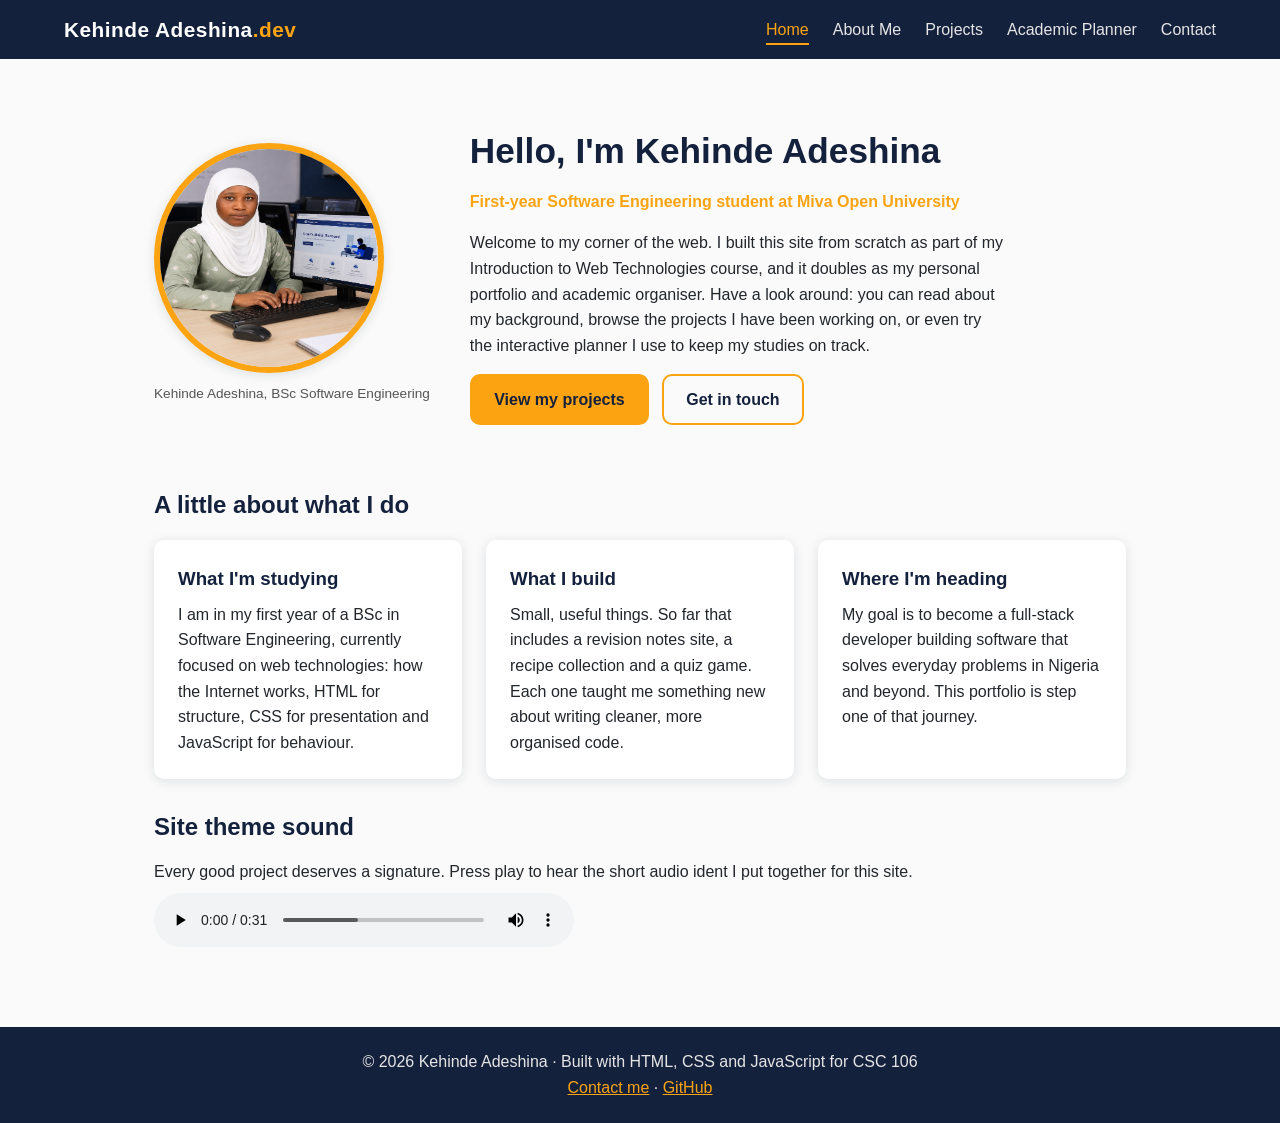
<file: index.html>
<!DOCTYPE html>
<html lang="en">
<head>
  <meta charset="UTF-8">
  <meta name="viewport" content="width=device-width, initial-scale=1.0">
  <meta name="description" content="Personal academic portfolio of Kehinde Adeshina, a Software Engineering undergraduate at Miva Open University.">
  <title>Kehinde Adeshina | Home</title>
  <link rel="stylesheet" href="css/style.css">
</head>
<body>

  <header class="site-header">
    <a class="brand" href="index.html">Kehinde Adeshina<span>.dev</span></a>
    <button class="nav-toggle" id="navToggle" aria-label="Toggle navigation menu">&#9776;</button>
    <nav class="site-nav" id="siteNav" aria-label="Main navigation">
      <ul>
        <li><a href="index.html" aria-current="page">Home</a></li>
        <li><a href="about.html">About Me</a></li>
        <li><a href="projects.html">Projects</a></li>
        <li><a href="planner.html">Academic Planner</a></li>
        <li><a href="contact.html">Contact</a></li>
      </ul>
    </nav>
  </header>

  <main>
    <section class="hero">
      <figure>
        <img src="images/KAdeshina-Profile1.png" alt="Portrait photograph of Kehinde Adeshina" class="profile-photo" width="230" height="230">
        <figcaption>Kehinde Adeshina, BSc Software Engineering</figcaption>
      </figure>
      <div class="hero-text">
        <h1>Hello, I'm Kehinde Adeshina</h1>
        <p class="tagline">First-year Software Engineering student at Miva Open University</p>
        <p>Welcome to my corner of the web. I built this site from scratch as part of my Introduction to Web Technologies course, and it doubles as my personal portfolio and academic organiser. Have a look around: you can read about my background, browse the projects I have been working on, or even try the interactive planner I use to keep my studies on track.</p>
        <div class="hero-actions">
          <a href="projects.html" class="btn">View my projects</a>
          <a href="contact.html" class="btn btn-outline">Get in touch</a>
        </div>
      </div>
    </section>

    <section class="highlights">
      <h2>A little about what I do</h2>
      <div class="card-grid">
        <article class="card">
          <h3>What I'm studying</h3>
          <p>I am in my first year of a BSc in Software Engineering, currently focused on web technologies: how the Internet works, HTML for structure, CSS for presentation and JavaScript for behaviour.</p>
        </article>
        <article class="card">
          <h3>What I build</h3>
          <p>Small, useful things. So far that includes a revision notes site, a recipe collection and a quiz game. Each one taught me something new about writing cleaner, more organised code.</p>
        </article>
        <article class="card">
          <h3>Where I'm heading</h3>
          <p>My goal is to become a full-stack developer building software that solves everyday problems in Nigeria and beyond. This portfolio is step one of that journey.</p>
        </article>
      </div>
    </section>

    <section class="audio-section">
      <h2>Site theme sound</h2>
      <p>Every good project deserves a signature. Press play to hear the short audio ident I put together for this site.</p>
      <audio controls>
        <source src="media/welcome-message.wav" type="audio/wav">
        Your browser does not support the audio element.
      </audio>
    </section>
  </main>

  <footer class="site-footer">
    <p>&copy; <span id="year"></span> Kehinde Adeshina &middot; Built with HTML, CSS and JavaScript for CSC 106</p>
    <p><a href="contact.html">Contact me</a> &middot; <a href="https://github.com/" rel="noopener">GitHub</a></p>
  </footer>

  <script src="js/script.js"></script>
</body>
</html>
</file>
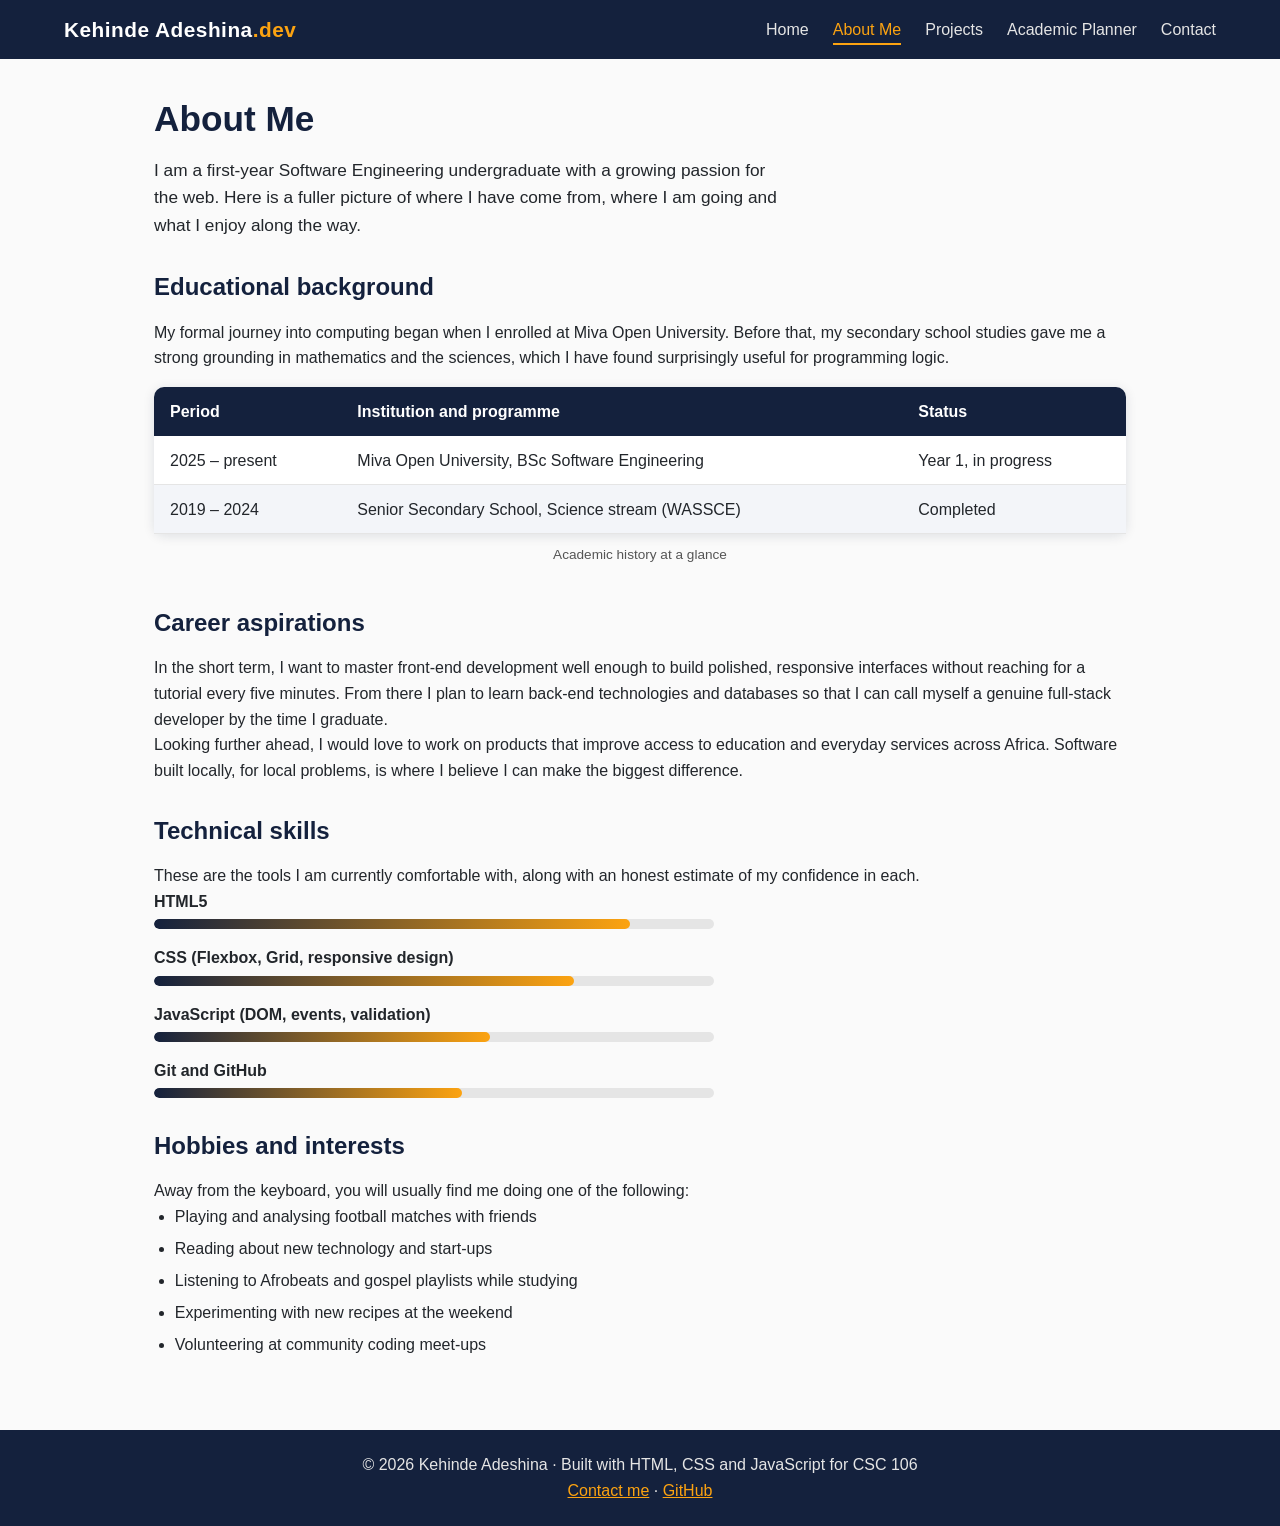
<file: about.html>
<!DOCTYPE html>
<html lang="en">
<head>
  <meta charset="UTF-8">
  <meta name="viewport" content="width=device-width, initial-scale=1.0">
  <meta name="description" content="Educational background, career aspirations, technical skills and interests of Kehinde Adeshina.">
  <title>Kehinde Adeshina | About Me</title>
  <link rel="stylesheet" href="css/style.css">
</head>
<body>

  <header class="site-header">
    <a class="brand" href="index.html">Kehinde Adeshina<span>.dev</span></a>
    <button class="nav-toggle" id="navToggle" aria-label="Toggle navigation menu">&#9776;</button>
    <nav class="site-nav" id="siteNav" aria-label="Main navigation">
      <ul>
        <li><a href="index.html">Home</a></li>
        <li><a href="about.html" aria-current="page">About Me</a></li>
        <li><a href="projects.html">Projects</a></li>
        <li><a href="planner.html">Academic Planner</a></li>
        <li><a href="contact.html">Contact</a></li>
      </ul>
    </nav>
  </header>

  <main>
    <h1>About Me</h1>
    <p class="lead">I am a first-year Software Engineering undergraduate with a growing passion for the web. Here is a fuller picture of where I have come from, where I am going and what I enjoy along the way.</p>

    <section>
      <h2>Educational background</h2>
      <p>My formal journey into computing began when I enrolled at Miva Open University. Before that, my secondary school studies gave me a strong grounding in mathematics and the sciences, which I have found surprisingly useful for programming logic.</p>
      <table class="data-table">
        <caption>Academic history at a glance</caption>
        <thead>
          <tr>
            <th scope="col">Period</th>
            <th scope="col">Institution and programme</th>
            <th scope="col">Status</th>
          </tr>
        </thead>
        <tbody>
          <tr>
            <td>2025 &ndash; present</td>
            <td>Miva Open University, BSc Software Engineering</td>
            <td>Year 1, in progress</td>
          </tr>
          <tr>
            <td>2019 &ndash; 2024</td>
            <td>Senior Secondary School, Science stream (WASSCE)</td>
            <td>Completed</td>
          </tr>
        </tbody>
      </table>
    </section>

    <section>
      <h2>Career aspirations</h2>
      <p>In the short term, I want to master front-end development well enough to build polished, responsive interfaces without reaching for a tutorial every five minutes. From there I plan to learn back-end technologies and databases so that I can call myself a genuine full-stack developer by the time I graduate.</p>
      <p>Looking further ahead, I would love to work on products that improve access to education and everyday services across Africa. Software built locally, for local problems, is where I believe I can make the biggest difference.</p>
    </section>

    <section>
      <h2>Technical skills</h2>
      <p>These are the tools I am currently comfortable with, along with an honest estimate of my confidence in each.</p>
      <ul class="skill-list">
        <li>
          <span class="skill-name">HTML5</span>
          <div class="skill-bar"><span style="width: 85%"></span></div>
        </li>
        <li>
          <span class="skill-name">CSS (Flexbox, Grid, responsive design)</span>
          <div class="skill-bar"><span style="width: 75%"></span></div>
        </li>
        <li>
          <span class="skill-name">JavaScript (DOM, events, validation)</span>
          <div class="skill-bar"><span style="width: 60%"></span></div>
        </li>
        <li>
          <span class="skill-name">Git and GitHub</span>
          <div class="skill-bar"><span style="width: 55%"></span></div>
        </li>
      </ul>
    </section>

    <section>
      <h2>Hobbies and interests</h2>
      <p>Away from the keyboard, you will usually find me doing one of the following:</p>
      <ul class="hobby-list">
        <li>Playing and analysing football matches with friends</li>
        <li>Reading about new technology and start-ups</li>
        <li>Listening to Afrobeats and gospel playlists while studying</li>
        <li>Experimenting with new recipes at the weekend</li>
        <li>Volunteering at community coding meet-ups</li>
      </ul>
    </section>
  </main>

  <footer class="site-footer">
    <p>&copy; <span id="year"></span> Kehinde Adeshina &middot; Built with HTML, CSS and JavaScript for CSC 106</p>
    <p><a href="contact.html">Contact me</a> &middot; <a href="https://github.com/" rel="noopener">GitHub</a></p>
  </footer>

  <script src="js/script.js"></script>
</body>
</html>
</file>
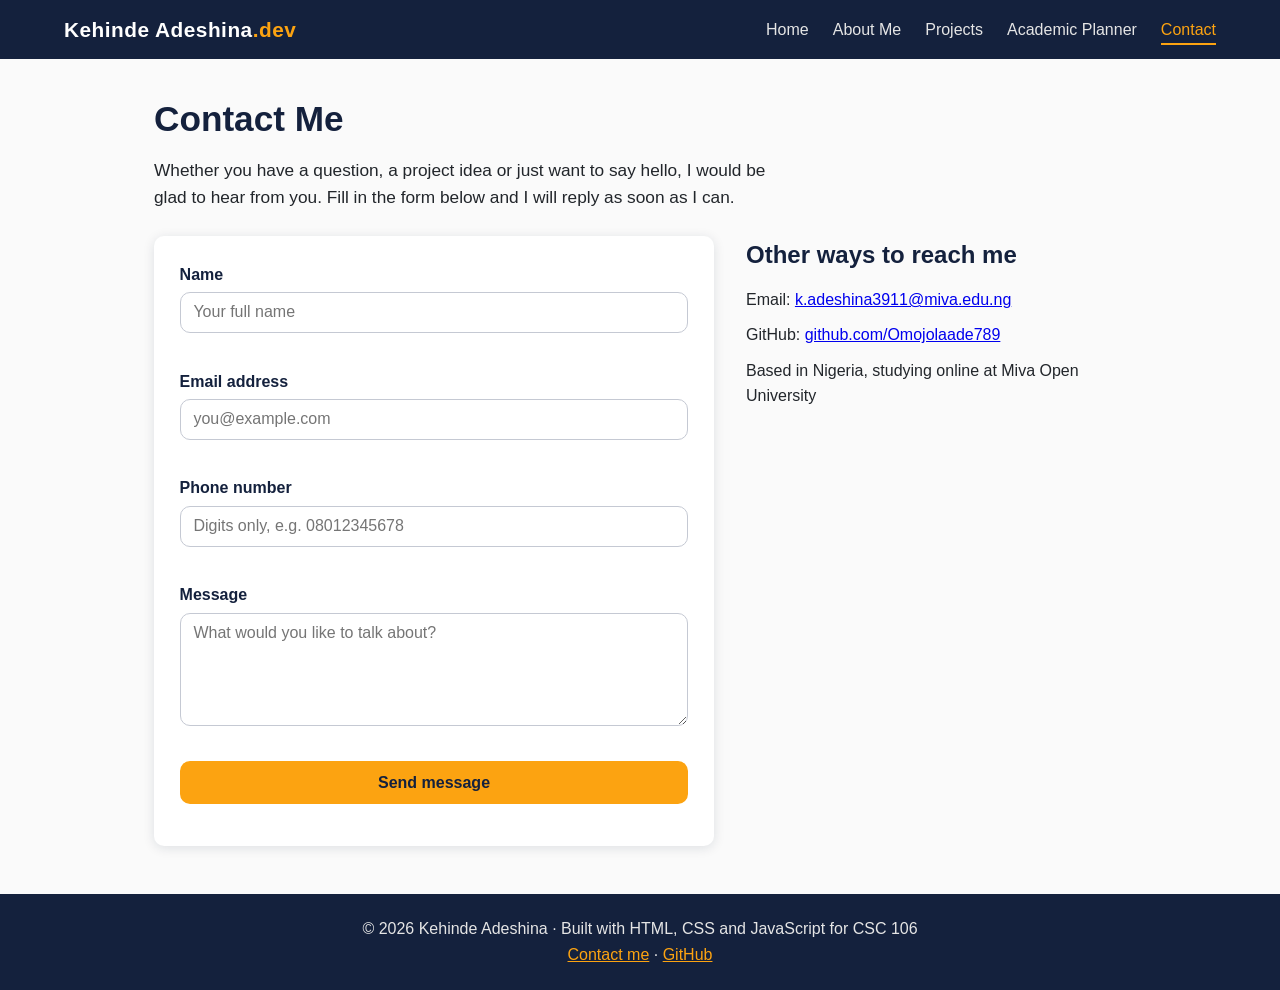
<file: contact.html>
<!DOCTYPE html>
<html lang="en">
<head>
  <meta charset="UTF-8">
  <meta name="viewport" content="width=device-width, initial-scale=1.0">
  <meta name="description" content="Contact form for reaching Kehinde Adeshina.">
  <title>Kehinde Adeshina | Contact</title>
  <link rel="stylesheet" href="css/style.css">
</head>
<body>

  <header class="site-header">
    <a class="brand" href="index.html">Kehinde Adeshina<span>.dev</span></a>
    <button class="nav-toggle" id="navToggle" aria-label="Toggle navigation menu">&#9776;</button>
    <nav class="site-nav" id="siteNav" aria-label="Main navigation">
      <ul>
        <li><a href="index.html">Home</a></li>
        <li><a href="about.html">About Me</a></li>
        <li><a href="projects.html">Projects</a></li>
        <li><a href="planner.html">Academic Planner</a></li>
        <li><a href="contact.html" aria-current="page">Contact</a></li>
      </ul>
    </nav>
  </header>

  <main>
    <h1>Contact Me</h1>
    <p class="lead">Whether you have a question, a project idea or just want to say hello, I would be glad to hear from you. Fill in the form below and I will reply as soon as I can.</p>

    <div class="contact-wrapper">
      <form id="contactForm" class="contact-form" novalidate>
        <div class="form-group">
          <label for="name">Name</label>
          <input type="text" id="name" name="name" placeholder="Your full name">
          <span class="error-message" id="nameError" aria-live="polite"></span>
        </div>

        <div class="form-group">
          <label for="email">Email address</label>
          <input type="email" id="email" name="email" placeholder="you@example.com">
          <span class="error-message" id="emailError" aria-live="polite"></span>
        </div>

        <div class="form-group">
          <label for="phone">Phone number</label>
          <input type="tel" id="phone" name="phone" placeholder="Digits only, e.g. 08012345678">
          <span class="error-message" id="phoneError" aria-live="polite"></span>
        </div>

        <div class="form-group">
          <label for="message">Message</label>
          <textarea id="message" name="message" rows="5" placeholder="What would you like to talk about?"></textarea>
          <span class="error-message" id="messageError" aria-live="polite"></span>
        </div>

        <button type="submit" class="btn">Send message</button>
        <p id="formStatus" aria-live="polite"></p>
      </form>

      <aside class="contact-aside">
        <h2>Other ways to reach me</h2>
        <ul class="contact-list">
          <li>Email: <a href="mailto:k.adeshina3911@miva.edu.ng">k.adeshina3911@miva.edu.ng</a></li>
          <li>GitHub: <a href="https://github.com/Omojolaade789" rel="noopener">github.com/Omojolaade789</a></li>
          <li>Based in Nigeria, studying online at Miva Open University</li>
        </ul>
      </aside>
    </div>
  </main>

  <footer class="site-footer">
    <p>&copy; <span id="year"></span> Kehinde Adeshina &middot; Built with HTML, CSS and JavaScript for CSC 106</p>
    <p><a href="contact.html">Contact me</a> &middot; <a href="https://github.com/" rel="noopener">GitHub</a></p>
  </footer>

  <script src="js/script.js"></script>
</body>
</html>
</file>
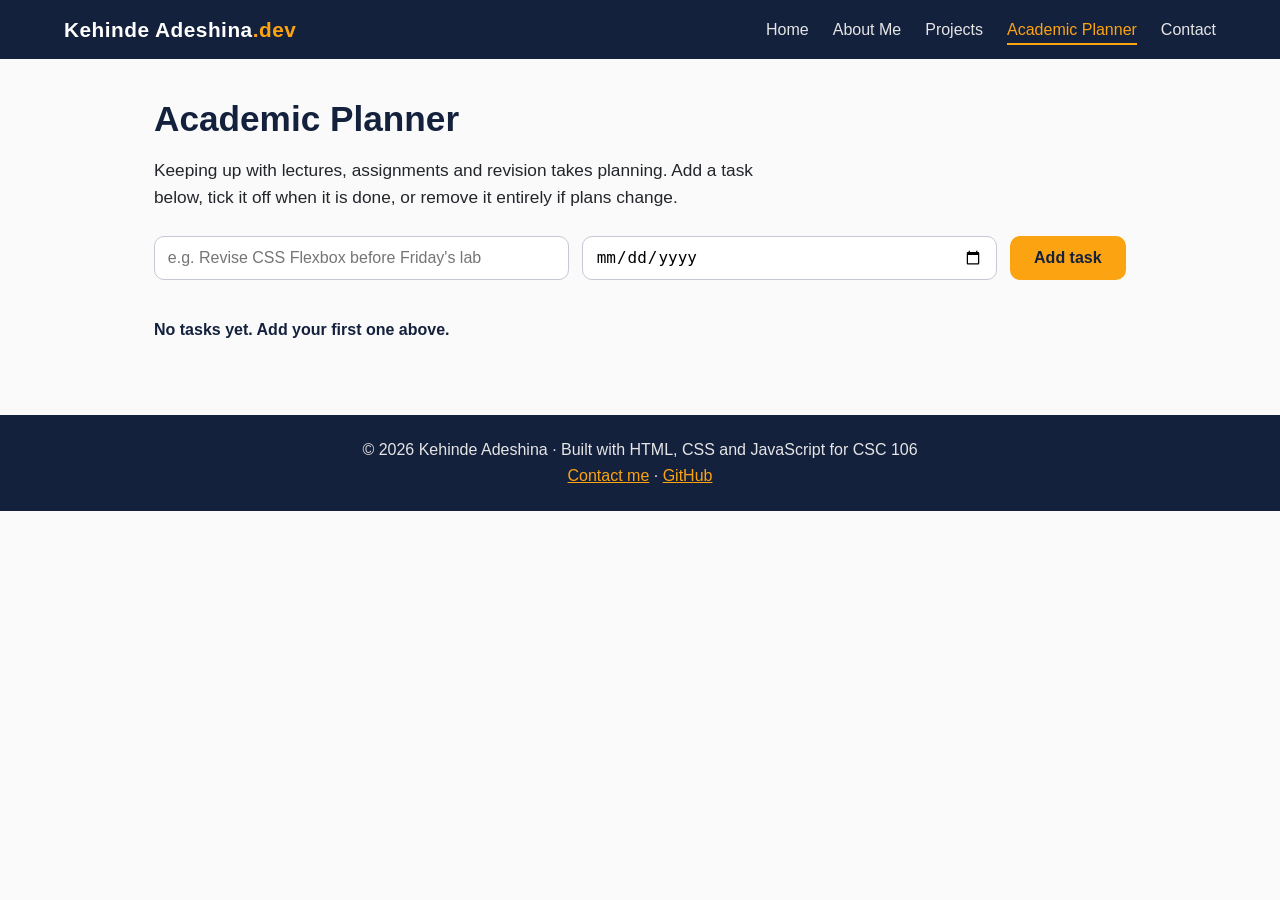
<file: planner.html>
<!DOCTYPE html>
<html lang="en">
<head>
  <meta charset="UTF-8">
  <meta name="viewport" content="width=device-width, initial-scale=1.0">
  <meta name="description" content="Interactive academic planner for adding, completing and deleting study tasks.">
  <title>Kehinde Adeshina | Academic Planner</title>
  <link rel="stylesheet" href="css/style.css">
</head>
<body>

  <header class="site-header">
    <a class="brand" href="index.html">Kehinde Adeshina<span>.dev</span></a>
    <button class="nav-toggle" id="navToggle" aria-label="Toggle navigation menu">&#9776;</button>
    <nav class="site-nav" id="siteNav" aria-label="Main navigation">
      <ul>
        <li><a href="index.html">Home</a></li>
        <li><a href="about.html">About Me</a></li>
        <li><a href="projects.html">Projects</a></li>
        <li><a href="planner.html" aria-current="page">Academic Planner</a></li>
        <li><a href="contact.html">Contact</a></li>
      </ul>
    </nav>
  </header>

  <main>
    <h1>Academic Planner</h1>
    <p class="lead">Keeping up with lectures, assignments and revision takes planning. Add a task below, tick it off when it is done, or remove it entirely if plans change.</p>

    <section class="planner">
      <form id="taskForm" class="task-form" autocomplete="off">
        <label for="taskInput" class="visually-hidden">Task description</label>
        <input type="text" id="taskInput" placeholder="e.g. Revise CSS Flexbox before Friday's lab">
        <label for="taskDate" class="visually-hidden">Due date</label>
        <input type="date" id="taskDate" aria-label="Due date (optional)">
        <button type="submit" class="btn">Add task</button>
      </form>
      <p id="plannerError" class="error-message" aria-live="polite"></p>

      <p id="taskSummary" class="task-summary" aria-live="polite">No tasks yet. Add your first one above.</p>
      <ul id="taskList" class="task-list"></ul>
    </section>
  </main>

  <footer class="site-footer">
    <p>&copy; <span id="year"></span> Kehinde Adeshina &middot; Built with HTML, CSS and JavaScript for CSC 106</p>
    <p><a href="contact.html">Contact me</a> &middot; <a href="https://github.com/" rel="noopener">GitHub</a></p>
  </footer>

  <script src="js/script.js"></script>
</body>
</html>
</file>
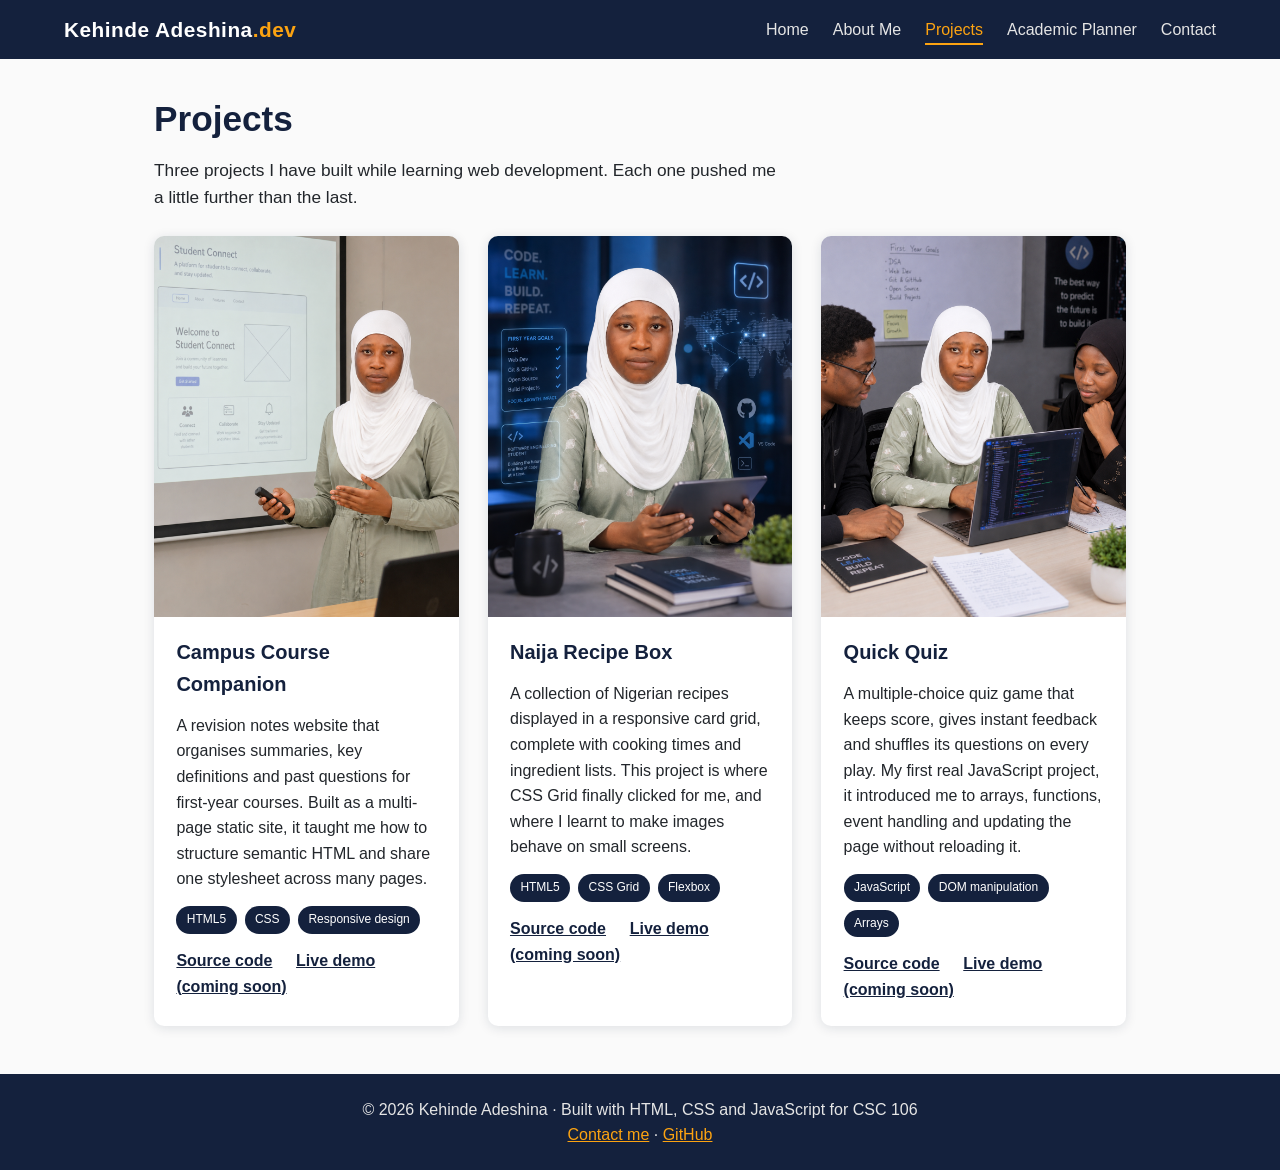
<file: projects.html>
<!DOCTYPE html>
<html lang="en">
<head>
  <meta charset="UTF-8">
  <meta name="viewport" content="width=device-width, initial-scale=1.0">
  <meta name="description" content="A selection of web development projects built by Kehinde Adeshina.">
  <title>Kehinde Adeshina | Projects</title>
  <link rel="stylesheet" href="css/style.css">
</head>
<body>

  <header class="site-header">
    <a class="brand" href="index.html">Kehinde Adeshina<span>.dev</span></a>
    <button class="nav-toggle" id="navToggle" aria-label="Toggle navigation menu">&#9776;</button>
    <nav class="site-nav" id="siteNav" aria-label="Main navigation">
      <ul>
        <li><a href="index.html">Home</a></li>
        <li><a href="about.html">About Me</a></li>
        <li><a href="projects.html" aria-current="page">Projects</a></li>
        <li><a href="planner.html">Academic Planner</a></li>
        <li><a href="contact.html">Contact</a></li>
      </ul>
    </nav>
  </header>

  <main>
    <h1>Projects</h1>
    <p class="lead">Three projects I have built while learning web development. Each one pushed me a little further than the last.</p>

    <div class="project-grid">
      <article class="project-card">
        <img src="images/KAdeshina-Profile2.png" alt="Screenshot of the Campus Course Companion website" width="800" height="500">
        <div class="project-body">
          <h2>Campus Course Companion</h2>
          <p>A revision notes website that organises summaries, key definitions and past questions for first-year courses. Built as a multi-page static site, it taught me how to structure semantic HTML and share one stylesheet across many pages.</p>
          <ul class="tags">
            <li>HTML5</li>
            <li>CSS</li>
            <li>Responsive design</li>
          </ul>
          <p class="project-links">
            <a href="https://github.com/" rel="noopener">Source code</a>
            <a href="#" aria-disabled="true">Live demo (coming soon)</a>
          </p>
        </div>
      </article>

      <article class="project-card">
        <img src="images/KAdeshina-Profile3.png" alt="Screenshot of the Naija Recipe Box website" width="800" height="500">
        <div class="project-body">
          <h2>Naija Recipe Box</h2>
          <p>A collection of Nigerian recipes displayed in a responsive card grid, complete with cooking times and ingredient lists. This project is where CSS Grid finally clicked for me, and where I learnt to make images behave on small screens.</p>
          <ul class="tags">
            <li>HTML5</li>
            <li>CSS Grid</li>
            <li>Flexbox</li>
          </ul>
          <p class="project-links">
            <a href="https://github.com/" rel="noopener">Source code</a>
            <a href="#" aria-disabled="true">Live demo (coming soon)</a>
          </p>
        </div>
      </article>

      <article class="project-card">
        <img src="images/KAdeshina-Profile4.png" alt="Screenshot of the Quick Quiz JavaScript game" width="800" height="500">
        <div class="project-body">
          <h2>Quick Quiz</h2>
          <p>A multiple-choice quiz game that keeps score, gives instant feedback and shuffles its questions on every play. My first real JavaScript project, it introduced me to arrays, functions, event handling and updating the page without reloading it.</p>
          <ul class="tags">
            <li>JavaScript</li>
            <li>DOM manipulation</li>
            <li>Arrays</li>
          </ul>
          <p class="project-links">
            <a href="https://github.com/" rel="noopener">Source code</a>
            <a href="#" aria-disabled="true">Live demo (coming soon)</a>
          </p>
        </div>
      </article>
    </div>
  </main>

  <footer class="site-footer">
    <p>&copy; <span id="year"></span> Kehinde Adeshina &middot; Built with HTML, CSS and JavaScript for CSC 106</p>
    <p><a href="contact.html">Contact me</a> &middot; <a href="https://github.com/" rel="noopener">GitHub</a></p>
  </footer>

  <script src="js/script.js"></script>
</body>
</html>
</file>
<file: css/style.css>
/* ============================================================
   style.css - external stylesheet shared by every page
   Colour scheme: deep navy (#14213d), amber (#fca311),
   soft grey (#e5e5e5) on an off-white background.
   ============================================================ */

:root {
  --navy: #14213d;
  --navy-light: #1f2f55;
  --amber: #fca311;
  --grey: #e5e5e5;
  --text: #22262b;
  --white: #ffffff;
  --danger: #b3261e;
  --success-bg: #d9f2e3;
  --success-text: #1d7a46;
  --radius: 10px;
  --shadow: 0 2px 12px rgba(20, 33, 61, 0.12);
}

* {
  box-sizing: border-box;
  margin: 0;
  padding: 0;
}

html {
  scroll-behavior: smooth;
}

body {
  font-family: "Segoe UI", Tahoma, Geneva, Verdana, sans-serif;
  color: var(--text);
  background-color: #fafafa;
  line-height: 1.6;
}

img {
  max-width: 100%;
  height: auto;
  display: block;
}

/* Accessible way to hide labels visually but keep them for screen readers */
.visually-hidden {
  position: absolute;
  width: 1px;
  height: 1px;
  overflow: hidden;
  clip: rect(0 0 0 0);
  white-space: nowrap;
}

/* ---------- Header and navigation (Flexbox) ---------- */

.site-header {
  position: sticky;
  top: 0;
  z-index: 10;
  display: flex;
  align-items: center;
  justify-content: space-between;
  background-color: var(--navy);
  padding: 0.8rem 5%;
}

.brand {
  color: var(--white);
  font-size: 1.3rem;
  font-weight: 700;
  text-decoration: none;
  letter-spacing: 0.5px;
}

.brand span {
  color: var(--amber);
}

.site-nav ul {
  display: flex;
  gap: 1.5rem;
  list-style: none;
}

.site-nav a {
  color: var(--grey);
  text-decoration: none;
  padding: 0.35rem 0;
  border-bottom: 2px solid transparent;
  transition: color 0.25s ease, border-color 0.25s ease;
}

.site-nav a:hover,
.site-nav a:focus,
.site-nav a[aria-current="page"] {
  color: var(--amber);
  border-bottom-color: var(--amber);
}

.nav-toggle {
  display: none;
  background: none;
  border: none;
  color: var(--white);
  font-size: 1.6rem;
  cursor: pointer;
}

/* ---------- Main layout ---------- */

main {
  max-width: 1100px;
  margin: 0 auto;
  padding: 2rem 5% 3rem;
}

h1 {
  color: var(--navy);
  font-size: 2.2rem;
  margin-bottom: 0.6rem;
}

h2 {
  color: var(--navy);
  margin: 1.8rem 0 0.8rem;
}

section {
  margin-bottom: 1.5rem;
}

.lead {
  font-size: 1.08rem;
  max-width: 65ch;
  margin-bottom: 1.5rem;
}

/* ---------- Hero (homepage) ---------- */

@keyframes fadeUp {
  from {
    opacity: 0;
    transform: translateY(18px);
  }
  to {
    opacity: 1;
    transform: translateY(0);
  }
}

.hero {
  display: flex;
  align-items: center;
  gap: 2.5rem;
  padding: 2rem 0;
  animation: fadeUp 0.8s ease both;
}

.profile-photo {
  width: 230px;
  height: 230px;
  border-radius: 50%;
  border: 6px solid var(--amber);
  box-shadow: var(--shadow);
}

figure figcaption {
  margin-top: 0.6rem;
  text-align: center;
  font-size: 0.85rem;
  color: #555;
}

.tagline {
  color: var(--amber);
  font-weight: 600;
  margin-bottom: 1rem;
}

.hero-text p {
  margin-bottom: 1rem;
  max-width: 60ch;
}

.hero-actions {
  display: flex;
  flex-wrap: wrap;
  gap: 0.8rem;
}

/* ---------- Buttons ---------- */

.btn {
  display: inline-block;
  background-color: var(--amber);
  color: var(--navy);
  font-weight: 600;
  font-size: 1rem;
  padding: 0.65rem 1.4rem;
  border: 2px solid var(--amber);
  border-radius: var(--radius);
  text-decoration: none;
  cursor: pointer;
  transition: transform 0.2s ease, background-color 0.2s ease;
}

.btn:hover,
.btn:focus {
  transform: translateY(-3px);
  background-color: #e0910c;
}

.btn-outline {
  background-color: transparent;
  color: var(--navy);
}

.btn-outline:hover,
.btn-outline:focus {
  background-color: var(--amber);
}

/* ---------- Cards (CSS Grid) ---------- */

.card-grid {
  display: grid;
  grid-template-columns: repeat(auto-fit, minmax(240px, 1fr));
  gap: 1.5rem;
  margin-top: 1rem;
}

.card {
  background-color: var(--white);
  border-radius: var(--radius);
  padding: 1.5rem;
  box-shadow: var(--shadow);
  transition: transform 0.25s ease, box-shadow 0.25s ease;
}

.card:hover {
  transform: translateY(-6px);
  box-shadow: 0 8px 20px rgba(20, 33, 61, 0.18);
}

.card h3 {
  color: var(--navy);
  margin-bottom: 0.5rem;
}

/* ---------- Audio section ---------- */

.audio-section audio {
  width: 100%;
  max-width: 420px;
  margin-top: 0.5rem;
}

/* ---------- Tables ---------- */

.data-table {
  width: 100%;
  border-collapse: collapse;
  background-color: var(--white);
  box-shadow: var(--shadow);
  border-radius: var(--radius);
  overflow: hidden;
  margin-top: 1rem;
}

.data-table caption {
  caption-side: bottom;
  padding: 0.6rem;
  font-size: 0.85rem;
  color: #555;
}

.data-table th {
  background-color: var(--navy);
  color: var(--white);
  text-align: left;
  padding: 0.75rem 1rem;
}

.data-table td {
  padding: 0.7rem 1rem;
  border-bottom: 1px solid var(--grey);
}

.data-table tbody tr:nth-child(even) {
  background-color: #f3f5f9;
}

/* ---------- Skills and hobbies ---------- */

.skill-list {
  list-style: none;
  max-width: 560px;
}

.skill-list li {
  margin-bottom: 1rem;
}

.skill-name {
  display: block;
  font-weight: 600;
  margin-bottom: 0.3rem;
}

.skill-bar {
  height: 10px;
  background-color: var(--grey);
  border-radius: 6px;
  overflow: hidden;
}

.skill-bar span {
  display: block;
  height: 100%;
  border-radius: 6px;
  background: linear-gradient(90deg, var(--navy), var(--amber));
  transition: width 0.6s ease;
}

.hobby-list {
  padding-left: 1.3rem;
}

.hobby-list li {
  margin-bottom: 0.4rem;
}

/* ---------- Projects page ---------- */

.project-grid {
  display: grid;
  grid-template-columns: repeat(auto-fit, minmax(280px, 1fr));
  gap: 1.8rem;
}

.project-card {
  background-color: var(--white);
  border-radius: var(--radius);
  box-shadow: var(--shadow);
  overflow: hidden;
  transition: transform 0.25s ease, box-shadow 0.25s ease;
}

.project-card:hover {
  transform: translateY(-6px);
  box-shadow: 0 8px 20px rgba(20, 33, 61, 0.18);
}

.project-body {
  padding: 1.2rem 1.4rem 1.5rem;
}

.project-body h2 {
  margin-top: 0;
  font-size: 1.25rem;
}

.tags {
  list-style: none;
  display: flex;
  flex-wrap: wrap;
  gap: 0.5rem;
  margin: 0.9rem 0;
}

.tags li {
  background-color: var(--navy);
  color: var(--white);
  font-size: 0.75rem;
  padding: 0.25rem 0.65rem;
  border-radius: 20px;
}

.project-links a {
  margin-right: 1.2rem;
  font-weight: 600;
  color: var(--navy);
}

.project-links a:hover {
  color: var(--amber);
}

/* ---------- Academic planner ---------- */

.task-form {
  display: flex;
  flex-wrap: wrap;
  gap: 0.8rem;
  margin: 1.2rem 0 0.4rem;
}

.task-form input {
  flex: 1;
  min-width: 180px;
  padding: 0.65rem 0.8rem;
  font-size: 1rem;
  border: 1px solid #c5c9d3;
  border-radius: var(--radius);
}

.task-form input:focus {
  outline: 2px solid var(--amber);
  border-color: var(--amber);
}

.task-summary {
  font-weight: 600;
  color: var(--navy);
  margin: 1rem 0;
}

.task-list {
  list-style: none;
}

.task-list li {
  display: flex;
  align-items: center;
  gap: 0.8rem;
  background-color: var(--white);
  padding: 0.8rem 1rem;
  border-radius: var(--radius);
  box-shadow: var(--shadow);
  margin-bottom: 0.7rem;
  animation: fadeUp 0.3s ease;
}

.task-text {
  flex: 1;
}

.task-date {
  font-size: 0.8rem;
  color: #666;
}

.task-list li.done .task-text {
  text-decoration: line-through;
  color: #8a8f98;
}

.icon-btn {
  width: 34px;
  height: 34px;
  border: none;
  border-radius: 50%;
  font-size: 0.95rem;
  cursor: pointer;
  transition: transform 0.15s ease;
}

.icon-btn:hover {
  transform: scale(1.15);
}

.complete-btn {
  background-color: var(--success-bg);
  color: var(--success-text);
}

.delete-btn {
  background-color: #fbe0e0;
  color: var(--danger);
}

/* ---------- Contact page ---------- */

.contact-wrapper {
  display: grid;
  grid-template-columns: minmax(280px, 560px) minmax(220px, 1fr);
  gap: 2rem;
  align-items: start;
}

.contact-form {
  display: grid;
  gap: 1rem;
  background-color: var(--white);
  padding: 1.6rem;
  border-radius: var(--radius);
  box-shadow: var(--shadow);
}

.form-group {
  display: grid;
  gap: 0.3rem;
}

.contact-form label {
  font-weight: 600;
  color: var(--navy);
}

.contact-form input,
.contact-form textarea {
  padding: 0.65rem 0.8rem;
  font-size: 1rem;
  font-family: inherit;
  border: 1px solid #c5c9d3;
  border-radius: var(--radius);
}

.contact-form input:focus,
.contact-form textarea:focus {
  outline: 2px solid var(--amber);
  border-color: var(--amber);
}

.contact-form input.invalid,
.contact-form textarea.invalid {
  border-color: var(--danger);
}

.error-message {
  color: var(--danger);
  font-size: 0.85rem;
  min-height: 1.1em;
}

#formStatus.success {
  background-color: var(--success-bg);
  color: var(--success-text);
  padding: 0.8rem 1rem;
  border-radius: var(--radius);
}

.contact-aside h2 {
  margin-top: 0;
}

.contact-list {
  list-style: none;
}

.contact-list li {
  margin-bottom: 0.6rem;
}

/* ---------- Footer ---------- */

.site-footer {
  background-color: var(--navy);
  color: var(--grey);
  text-align: center;
  padding: 1.4rem 5%;
}

.site-footer a {
  color: var(--amber);
}

/* ---------- Responsive design (mobile first adjustments) ---------- */

@media (max-width: 700px) {
  .nav-toggle {
    display: block;
  }

  .site-nav {
    position: absolute;
    top: 100%;
    left: 0;
    right: 0;
    background-color: var(--navy);
    max-height: 0;
    overflow: hidden;
    transition: max-height 0.35s ease;
  }

  .site-nav.open {
    max-height: 320px;
  }

  .site-nav ul {
    flex-direction: column;
    gap: 0;
    padding: 0.8rem 5% 1.2rem;
  }

  .site-nav li {
    padding: 0.45rem 0;
  }

  .hero {
    flex-direction: column;
    text-align: center;
  }

  .hero-actions {
    justify-content: center;
  }

  h1 {
    font-size: 1.7rem;
  }

  .task-form {
    flex-direction: column;
  }

  .contact-wrapper {
    grid-template-columns: 1fr;
  }
}
</file>
